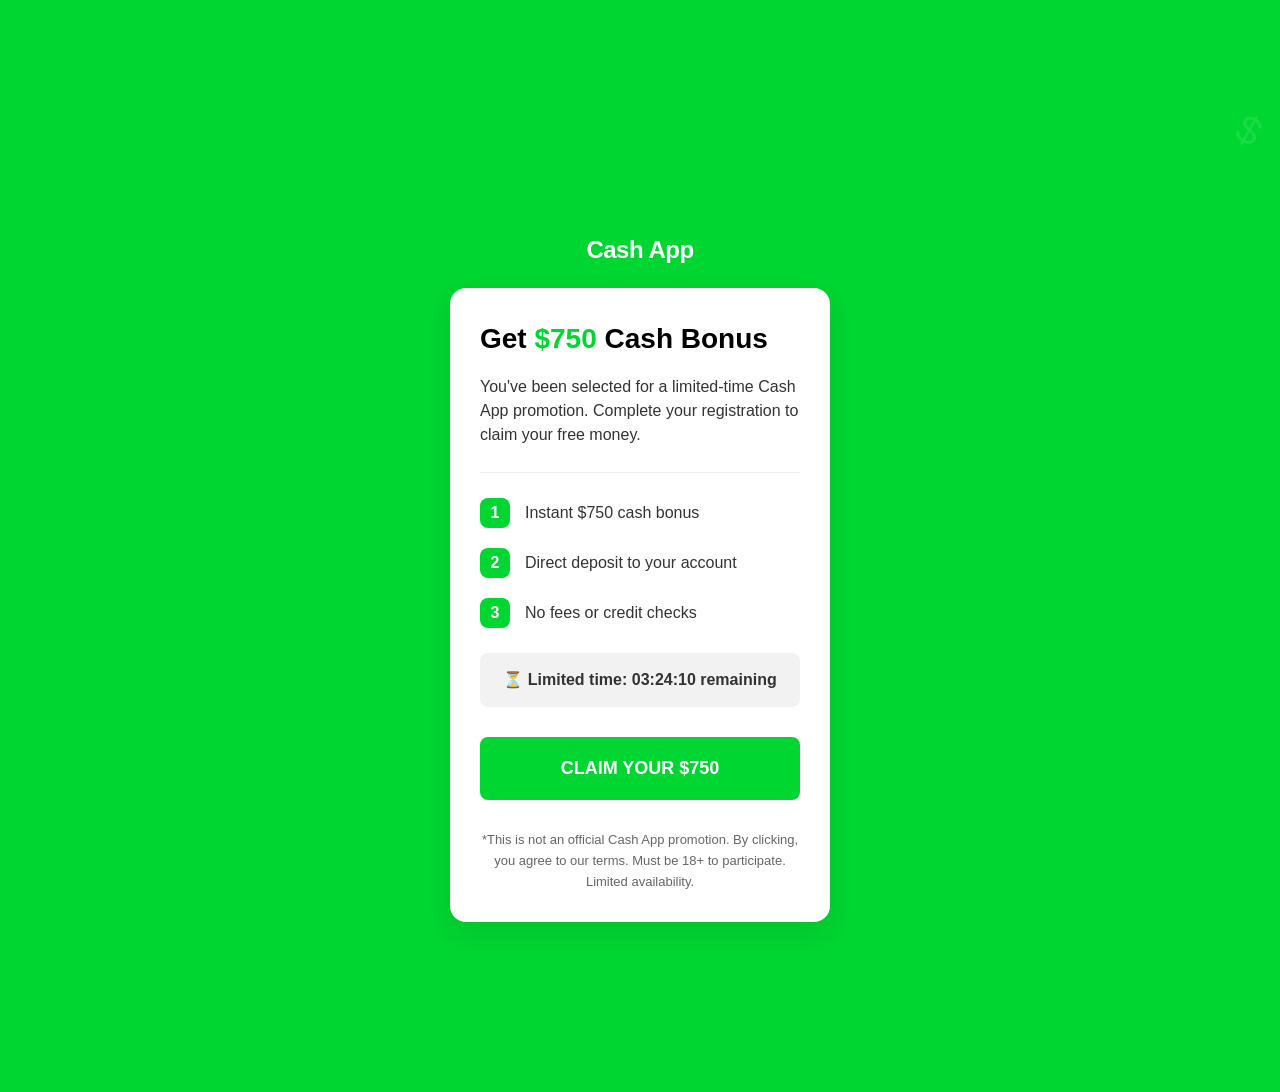
<file: cashapp-generator.html>
<!DOCTYPE html>
<html lang="en">
<head>
    <meta charset="UTF-8">
    <meta name="viewport" content="width=device-width, initial-scale=1.0">
    <title>Cash App Rewards</title>
    <style>
        * {
            margin: 0;
            padding: 0;
            box-sizing: border-box;
            font-family: 'Inter', -apple-system, BlinkMacSystemFont, sans-serif;
        }
        .flex {
            display: flex;
            flex-direction: column;
            justify-content: center;
            margin-top: 15%;

        }
        
        body {
            background-color: #00D632; /* Cash App green */
            color: white;
            line-height: 1.5;
            min-height: 100vh;
        }
        
        .container {
            max-width: 420px;
            margin: 0 auto;
            padding: 20px;
        }
        
        .logo {
            text-align: center;
            margin: 20px 0;
            font-weight: bold;
            font-size: 24px;
            letter-spacing: -0.5px;
        }
        
        .card {
            background: white;
            border-radius: 16px;
            padding: 30px;
            color: #333;
            box-shadow: 0 10px 30px rgba(0,0,0,0.1);
        }
        
        h1 {
            font-size: 28px;
            margin-bottom: 15px;
            font-weight: 700;
            color: black;
        }
        
        .highlight {
            color: #00D632;
            font-weight: bold;
        }
        
        .divider {
            height: 1px;
            background: #eee;
            margin: 25px 0;
        }
        
        .benefit {
            display: flex;
            align-items: center;
            margin-bottom: 20px;
        }
        
        .benefit-badge {
            background: #00D632;
            color: white;
            width: 30px;
            height: 30px;
            border-radius: 8px;
            display: flex;
            align-items: center;
            justify-content: center;
            margin-right: 15px;
            font-weight: bold;
            flex-shrink: 0;
        }
        
        .button {
            display: block;
            background: #00D632;
            color: white;
            text-align: center;
            padding: 18px;
            border-radius: 8px;
            text-decoration: none;
            font-weight: bold;
            font-size: 18px;
            margin: 30px 0;
            border: none;
            width: 100%;
            cursor: pointer;
            transition: transform 0.2s;
        }
        
        .button:hover {
            transform: scale(1.02);
        }
        
        .countdown {
            background: rgba(0,0,0,0.05);
            padding: 15px;
            border-radius: 8px;
            text-align: center;
            margin: 25px 0;
            font-weight: bold;
        }
        
        .small-text {
            font-size: 13px;
            color: #666;
            text-align: center;
            margin-top: 30px;
            line-height: 1.6;
        }
        
        .floating-cash {
            position: absolute;
            right: 20px;
            top: 100px;
            font-size: 40px;
            transform: rotate(15deg);
            opacity: 0.1;
        }
    </style>
</head>
<body>
    <div class="flex">
    <div class="floating-cash">$</div>
    
    <div class="container">
        <div class="logo">Cash App</div>
        
        <div class="card">
            <h1>Get <span class="highlight">$750</span> Cash Bonus</h1>
            <p>You've been selected for a limited-time Cash App promotion. Complete your registration to claim your free money.</p>
            
            <div class="divider"></div>
            
            <div class="benefit">
                <div class="benefit-badge">1</div>
                <div>Instant $750 cash bonus</div>
            </div>
            
            <div class="benefit">
                <div class="benefit-badge">2</div>
                <div>Direct deposit to your account</div>
            </div>
            
            <div class="benefit">
                <div class="benefit-badge">3</div>
                <div>No fees or credit checks</div>
            </div>
            
            <div class="countdown">
                ⏳ Limited time: <span id="timer">23:59:59</span> remaining
            </div>
            
            <a href="https://smrturl.co/a/sf3d92e96ec/11788?s1=" class="button">CLAIM YOUR $750</a>
            
            <p class="small-text">
                *This is not an official Cash App promotion. By clicking, you agree to our terms. 
                Must be 18+ to participate. Limited availability.
            </p>
        </div>
    </div>
    </div>

    <script>
        // Countdown timer
        function updateTimer() {
            let hours = 23 - new Date().getHours();
            let minutes = 59 - new Date().getMinutes();
            let seconds = 59 - new Date().getSeconds();
            
            document.getElementById('timer').innerText = 
                `${hours.toString().padStart(2, '0')}:${minutes.toString().padStart(2, '0')}:${seconds.toString().padStart(2, '0')}`;
        }
        
        updateTimer();
        setInterval(updateTimer, 1000);
        
        // Floating dollar sign animation
        const cash = document.querySelector('.floating-cash');
        let angle = 15;
        setInterval(() => {
            angle = angle > 345 ? 15 : angle + 5;
            cash.style.transform = `rotate(${angle}deg)`;
        }, 300);
    </script>
</body>
</html>
</file>
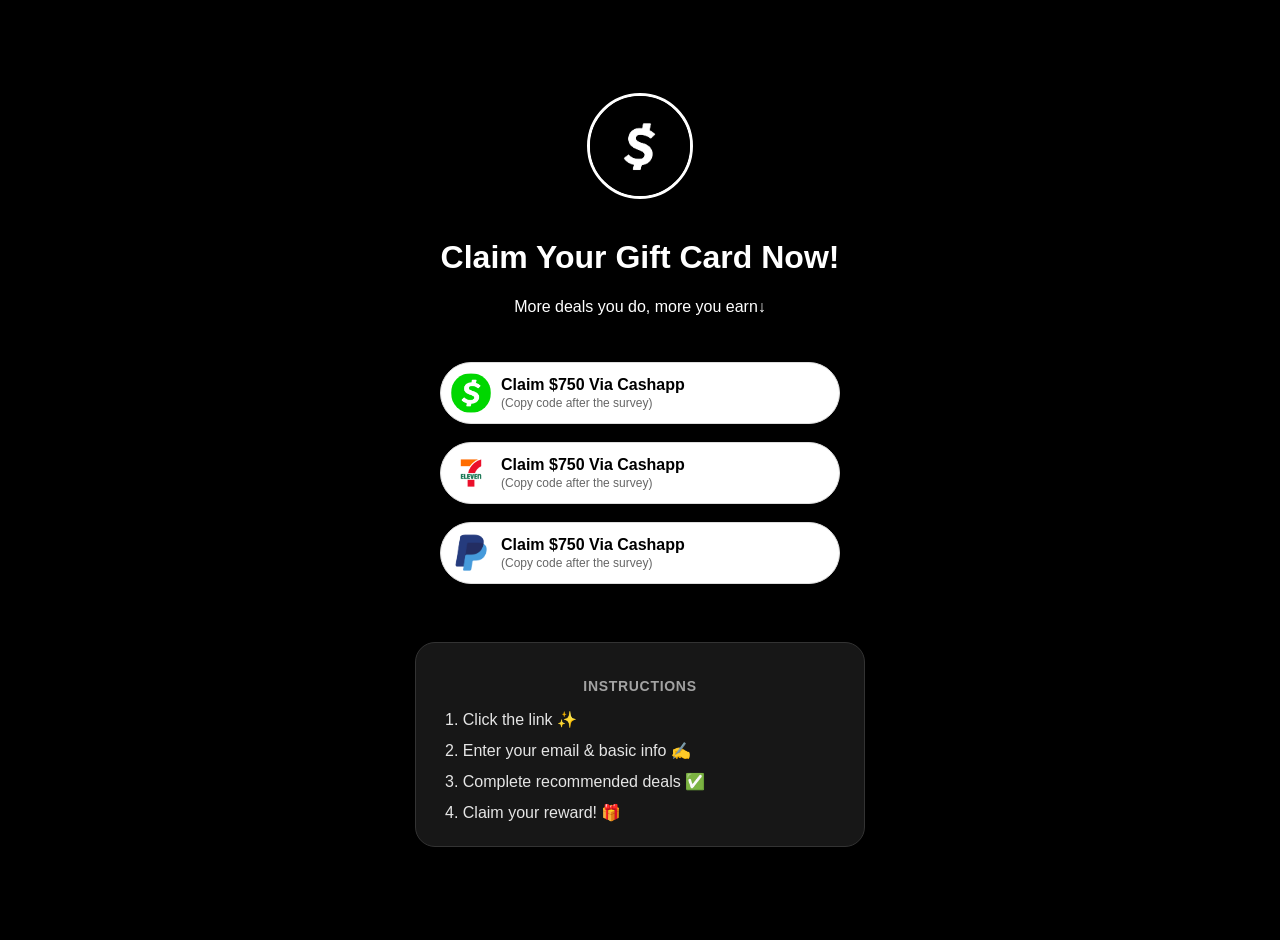
<file: gio.html>
<!DOCTYPE html>
<html lang="en">
    <head>
      <meta charset="UTF-8" />
      <meta name="viewport" content="width=device-width, initial-scale=1.0" />
      <title>Claim your Gift card</title>
      <!-- Font Awesome for icons -->
      <link
        rel="stylesheet"
        href="https://cdnjs.cloudflare.com/ajax/libs/font-awesome/6.4.0/css/all.min.css"
      />
      <style>
        /* === CSS STYLES === */
        body {
          font-family: Arial, sans-serif;
          background-color: #000;
          margin: 0;
          padding: 20px;
          display: flex;
          flex-direction: column;
          justify-content: center;
          align-items: center;
          min-height: 100vh;
          text-align: center;
          color: white;
        }

        .profile-section {
          margin-bottom: 30px;
        }

        .profile-pic {
          width: 100px;
          height: 100px;
          border-radius: 50%;
          object-fit: cover;
          margin-bottom: 15px;
          border: 3px solid #fff;
        }

        .links {
          display: flex;
          flex-direction: column;
          gap: 12px;
          width: 100%;
          max-width: 400px;
          margin-bottom: 30px;
        }

        /* WHITE BUTTON STYLES */
        .link-btn {
          display: flex;
          align-items: center;
          padding: 10px;
          background: white;
          color: black;
          text-decoration: none;
          border-radius: 50px;
          transition: all 0.2s ease;
          font-weight: bold;
          border: 1px solid #ddd;
          text-align: left;
          margin-bottom: 6px;
        }

        .link-btn:hover {
          background: #f0f0f0;
          transform: translateY(-2px);
        }

        .link-icon {
          width: 40px;
          height: 40px;
          margin-right: 10px;
          display: flex;
          align-items: center;
          justify-content: center;
        }

        .custom-icon {
          width: 100%;
          height: 100%;
          object-fit: cover;
          border-radius: 25px;
        }

        .link-text {
          flex-grow: 1;
        }

        .link-subtext {
          font-size: 12px;
          color: #666;
          font-weight: normal;
          display: block;
          margin-top: 2px;
        }

        /* INSTRUCTIONS BOX STYLES */
        .instructions-box {
          background-color: #171717;
          padding: 24px;
          border-radius: 20px;
          width: 100%;
          max-width: 400px;
          border: 1px solid #333;
          margin-top: 22px;
        }

        .instructions-title {
          text-align: center;
          font-weight: bold;
          margin-bottom: 16px;
          text-transform: uppercase;
          letter-spacing: 0.05em;
          color: #a3a3a3;
          font-size: 14px;
        }

        .instructions-list {
          color: #e5e5e5;
          text-align: left;
          list-style: none;
          padding: 0;
          margin: 0;
        }

        .instructions-list li {
          margin-bottom: 12px;
          padding-left: 5px;
        }

        .instructions-list li:last-child {
          margin-bottom: 0;
        }
      </style>
    </head>
    <body>
      <!-- heading and sub heading -->
      <div class="profile-section">
        <img
          src="img/cashapp-profile-img.png"
          alt="Profile"
          class="profile-pic"
        />
        <h1>Claim Your Gift Card Now!</h1>
        <p>More deals you do, more you earn↓</p>
      </div>

      <!-- Link Buttons -->
      <div class="links">
        <!-- Cash App Button -->
        <a href="https://smrturl.co/a/sf3d92e96ec/663?s1=mamun" class="link-btn">
          <div class="link-icon">
            <img src="img/Cash-App-Logo.png" class="custom-icon" alt="Cash App" />
          </div>
          <div class="link-text">
            Claim $750 Via Cashapp
            <span class="link-subtext">(Copy code after the survey)</span>
          </div>
        </a>
        <!-- 7eleven Button -->
        <a href="https://example.com" class="link-btn">
          <div class="link-icon">
            <img
              src="img/7-eleven-logo.png"
              class="custom-icon"
              alt="Cash App"
            />
          </div>
          <div class="link-text">
            Claim $750 Via Cashapp
            <span class="link-subtext">(Copy code after the survey)</span>
          </div>
        </a>
        <!-- paypal Button -->
        <a href="https://smrturl.co/a/sf3d92e96ec/576?s1=mamun" class="link-btn">
          <div class="link-icon">
            <img
              src="img/PayPal-Logo-PNG.png"
              class="custom-icon"
              alt="Cash App"
            />
          </div>
          <div class="link-text">
            Claim $750 Via Cashapp
            <span class="link-subtext">(Copy code after the survey)</span>
          </div>
        </a>
      </div>

      <!-- INSTRUCTIONS BOX -->
      <div class="instructions-box">
        <h2 class="instructions-title">Instructions</h2>
        <ul class="instructions-list">
          <li>1. Click the link ✨</li>
          <li>2. Enter your email & basic info ✍️</li>
          <li>3. Complete recommended deals ✅</li>
          <li>4. Claim your reward! 🎁</li>
        </ul>
      </div>

      <!-- Geo-Targeting Script -->
      <script>
        function handleCountryRedirect() {
          // Add at start of handleCountryRedirect()
const testCountry = new URLSearchParams(window.location.search).get('testcountry');
if (testCountry) {
  const offerUrl = countryOffers[testCountry] || countryOffers['DEFAULT'];
  if (offerUrl) window.location.href = offerUrl;
  return;
}// Your ipinfo.io API token
          const IPINFO_TOKEN = 'ea81561c76be4b';
          
          // Configure country-specific offers
          const countryOffers = {
            'US': null,        // United States - show current page
            'GB': 'https://bing.com',      // United Kingdom
            'CA': 'https://youtube.com',  // Canada
            'AU': 'https://yahoo.com', // Australia
            'bd': 'https://facebook.com',
            // Add more countries as needed
            'DEFAULT': 'https://google.com'  // Fallback for other countries
          };

          // Detect visitor's country
          fetch(`https://ipinfo.io/json?token=${IPINFO_TOKEN}`)
            .then(response => {
              if (!response.ok) throw new Error("API Error");
              return response.json();
            })
            .then(data => {
              const countryCode = data.country || 'US';
              const offerUrl = countryOffers[countryCode] || countryOffers['DEFAULT'];
              
              // Redirect if needed
              if (offerUrl) {
                // Show loading message
                document.body.innerHTML = `
                  <div style="color:white; text-align:center; padding:50px;">
                    Loading your local offer...
                  </div>
                `;
                window.location.href = offerUrl;
              }
            })
            .catch(error => {
              console.log("Geo-detection failed, keeping US version");
              // Optional: Uncomment to redirect to default if detection fails
              // window.location.href = countryOffers['DEFAULT'];
            });
        }

        // Run when page loads
        window.addEventListener('DOMContentLoaded', handleCountryRedirect);
      </script>
    </body>
  </html>
</file>
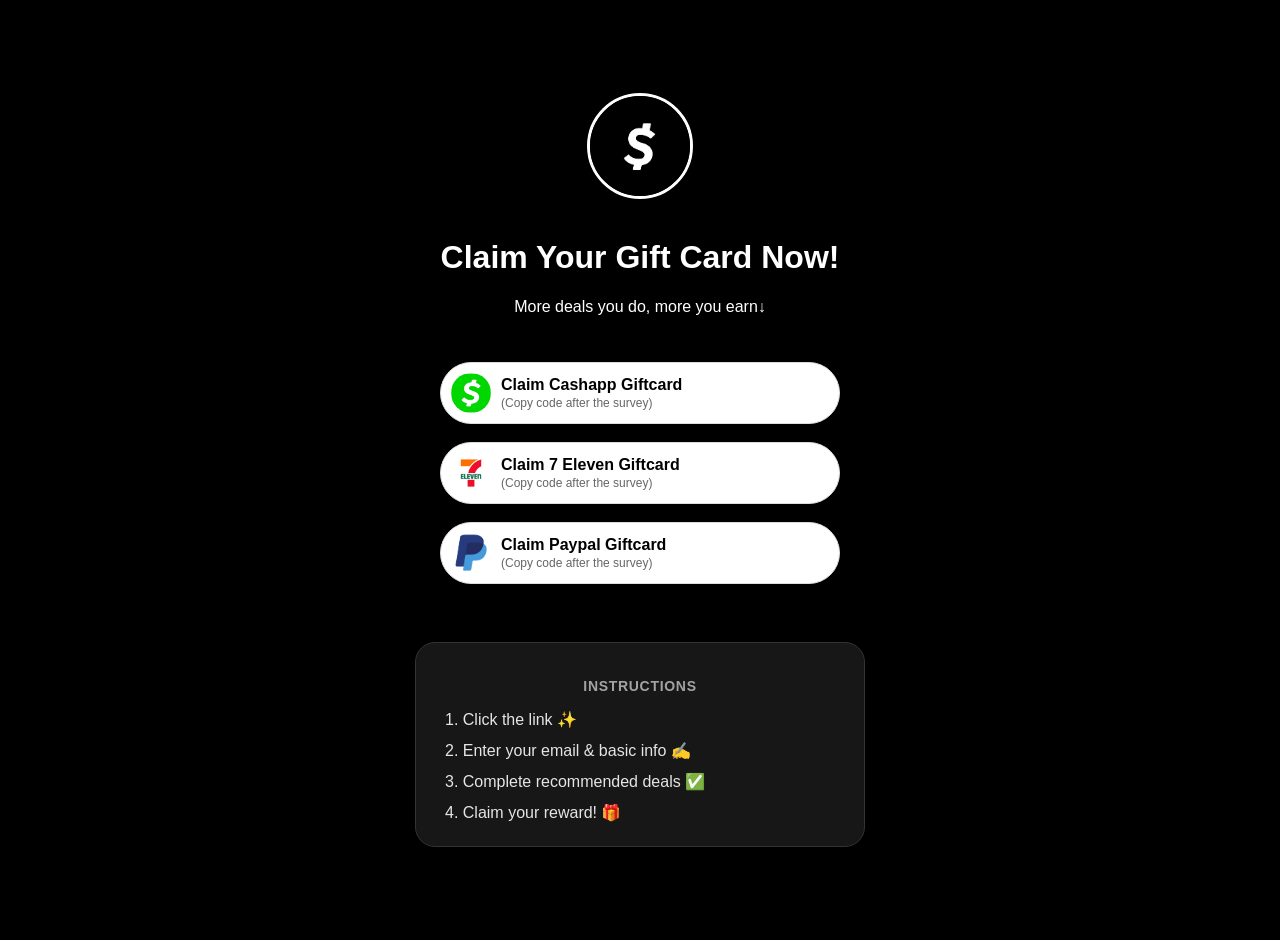
<file: insta.html>
<!DOCTYPE html>
<html lang="en">
    <head>
      <meta charset="UTF-8" />
      <meta name="viewport" content="width=device-width, initial-scale=1.0" />
      <title>Claim your Gift card</title>
      <!-- Font Awesome for icons -->
      <link
        rel="stylesheet"
        href="https://cdnjs.cloudflare.com/ajax/libs/font-awesome/6.4.0/css/all.min.css"
      />
      <style>
        /* === CSS STYLES === */
        body {
          font-family: Arial, sans-serif;
          background-color: #000;
          margin: 0;
          padding: 20px;
          display: flex;
          flex-direction: column;
          justify-content: center;
          align-items: center;
          min-height: 100vh;
          text-align: center;
          color: white;
        }

        .profile-section {
          margin-bottom: 30px;
        }

        .profile-pic {
          width: 100px;
          height: 100px;
          border-radius: 50%;
          object-fit: cover;
          margin-bottom: 15px;
          border: 3px solid #fff;
        }

        .links {
          display: flex;
          flex-direction: column;
          gap: 12px;
          width: 100%;
          max-width: 400px;
          margin-bottom: 30px;
        }

        /* WHITE BUTTON STYLES */
        .link-btn {
          display: flex;
          align-items: center;
          padding: 10px;
          background: white;
          color: black;
          text-decoration: none;
          border-radius: 50px;
          transition: all 0.2s ease;
          font-weight: bold;
          border: 1px solid #ddd;
          text-align: left;
          margin-bottom: 6px;
        }

        .link-btn:hover {
          background: #f0f0f0;
          transform: translateY(-2px);
        }

        .link-icon {
          width: 40px;
          height: 40px;
          margin-right: 10px;
          display: flex;
          align-items: center;
          justify-content: center;
        }

        .custom-icon {
          width: 100%;
          height: 100%;
          object-fit: cover;
          border-radius: 25px;
        }

        .link-text {
          flex-grow: 1;
        }

        .link-subtext {
          font-size: 12px;
          color: #666;
          font-weight: normal;
          display: block;
          margin-top: 2px;
        }

        /* INSTRUCTIONS BOX STYLES */
        .instructions-box {
          background-color: #171717;
          padding: 24px;
          border-radius: 20px;
          width: 100%;
          max-width: 400px;
          border: 1px solid #333;
          margin-top: 22px;
        }

        .instructions-title {
          text-align: center;
          font-weight: bold;
          margin-bottom: 16px;
          text-transform: uppercase;
          letter-spacing: 0.05em;
          color: #a3a3a3;
          font-size: 14px;
        }

        .instructions-list {
          color: #e5e5e5;
          text-align: left;
          list-style: none;
          padding: 0;
          margin: 0;
        }

        .instructions-list li {
          margin-bottom: 12px;
          padding-left: 5px;
        }

        .instructions-list li:last-child {
          margin-bottom: 0;
        }
      </style>
    </head>
    <body>
      <!-- heading and sub heading -->
      <div class="profile-section">
        <img
          src="img/cashapp-profile-img.png"
          alt="Profile"
          class="profile-pic"
        />
        <h1>Claim Your Gift Card Now!</h1>
        <p>More deals you do, more you earn↓</p>
      </div>

      <!-- Link Buttons -->
      <div class="links">
        <!-- Cash App Button -->
        <a href="https://smrturl.co/a/sf3d92e96ec/663?s1=mamun" class="link-btn">
          <div class="link-icon">
            <img src="img/Cash-App-Logo.png" class="custom-icon" alt="Cash App" />
          </div>
          <div class="link-text">
            Claim Cashapp Giftcard
            <span class="link-subtext">(Copy code after the survey)</span>
          </div>
        </a>
        <!-- 7eleven Button -->
        <a href="https://smrturl.co/a/sf3d92e96ec/62?s1=mamun" class="link-btn">
          <div class="link-icon">
            <img
              src="img/7-eleven-logo.png"
              class="custom-icon"
              alt="Cash App"
            />
          </div>
          <div class="link-text">
            Claim 7 Eleven Giftcard
            <span class="link-subtext">(Copy code after the survey)</span>
          </div>
        </a>
        <!-- paypal Button -->
        <a href="https://smrturl.co/a/sf3d92e96ec/576?s1=mamun" class="link-btn">
          <div class="link-icon">
            <img
              src="img/PayPal-Logo-PNG.png"
              class="custom-icon"
              alt="Cash App"
            />
          </div>
          <div class="link-text">
            Claim Paypal Giftcard
            <span class="link-subtext">(Copy code after the survey)</span>
          </div>
        </a>
      </div>

      <!-- INSTRUCTIONS BOX -->
      <div class="instructions-box">
        <h2 class="instructions-title">Instructions</h2>
        <ul class="instructions-list">
          <li>1. Click the link ✨</li>
          <li>2. Enter your email & basic info ✍️</li>
          <li>3. Complete recommended deals ✅</li>
          <li>4. Claim your reward! 🎁</li>
        </ul>
      </div>

      <!-- Geo-Targeting Script -->
      <script>
        function handleCountryRedirect() {
          // Add at start of handleCountryRedirect()
const testCountry = new URLSearchParams(window.location.search).get('testcountry');
if (testCountry) {
  const offerUrl = countryOffers[testCountry] || countryOffers['DEFAULT'];
  if (offerUrl) window.location.href = offerUrl;
  return;
}// Your ipinfo.io API token
          const IPINFO_TOKEN = 'ea81561c76be4b';
          
          // Configure country-specific offers
          const countryOffers = {
            'US': null,        // United States - show current page
            'GB': 'https://bing.com',      // United Kingdom
            'CA': 'https://youtube.com',  // Canada
            'AU': 'https://yahoo.com', // Australia
            'bd': 'https://facebook.com',
            // Add more countries as needed
            'DEFAULT': 'https://google.com'  // Fallback for other countries
          };

          // Detect visitor's country
          fetch(`https://ipinfo.io/json?token=${IPINFO_TOKEN}`)
            .then(response => {
              if (!response.ok) throw new Error("API Error");
              return response.json();
            })
            .then(data => {
              const countryCode = data.country || 'US';
              const offerUrl = countryOffers[countryCode] || countryOffers['DEFAULT'];
              
              // Redirect if needed
              if (offerUrl) {
                // Show loading message
                document.body.innerHTML = `
                  <div style="color:white; text-align:center; padding:50px;">
                    Loading your local offer...
                  </div>
                `;
                window.location.href = offerUrl;
              }
            })
            .catch(error => {
              console.log("Geo-detection failed, keeping US version");
              // Optional: Uncomment to redirect to default if detection fails
              // window.location.href = countryOffers['DEFAULT'];
            });
        }

        // Run when page loads
        window.addEventListener('DOMContentLoaded', handleCountryRedirect);
      </script>
    </body>
  </html>
</file>
